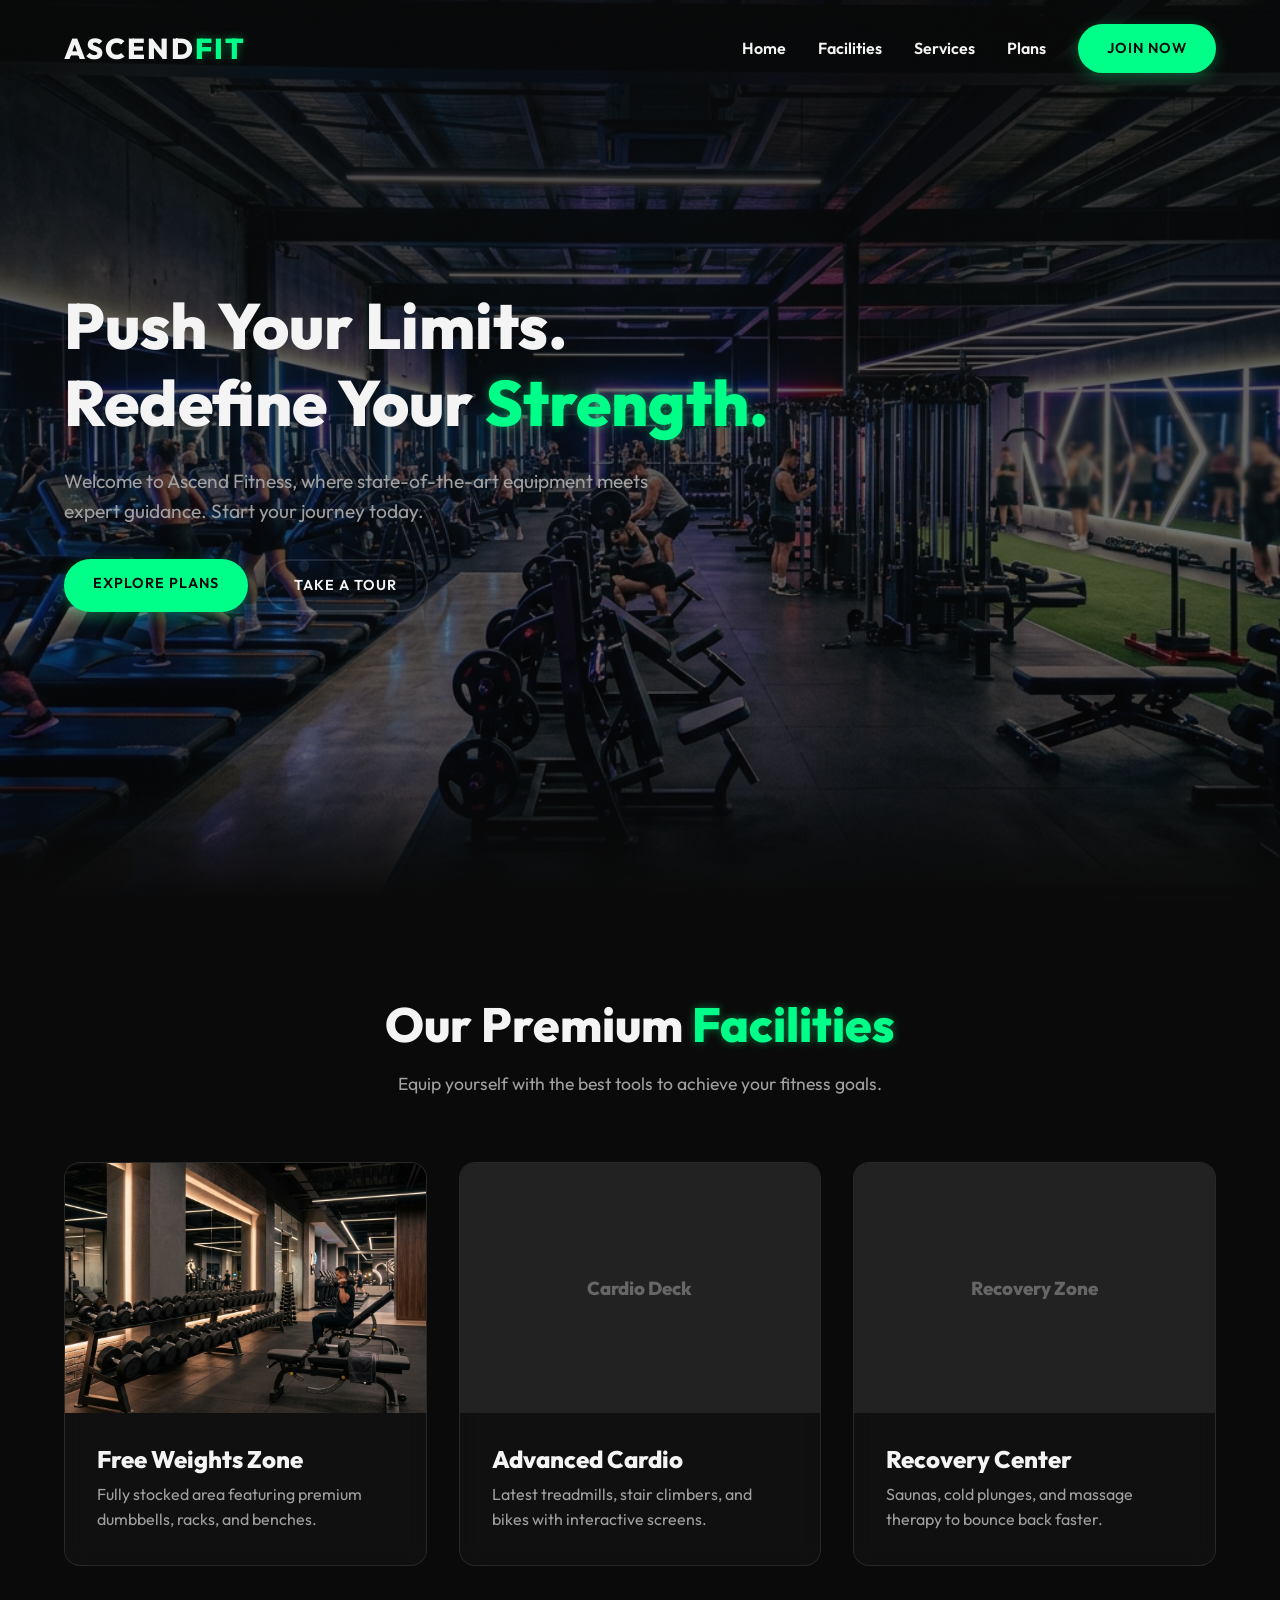
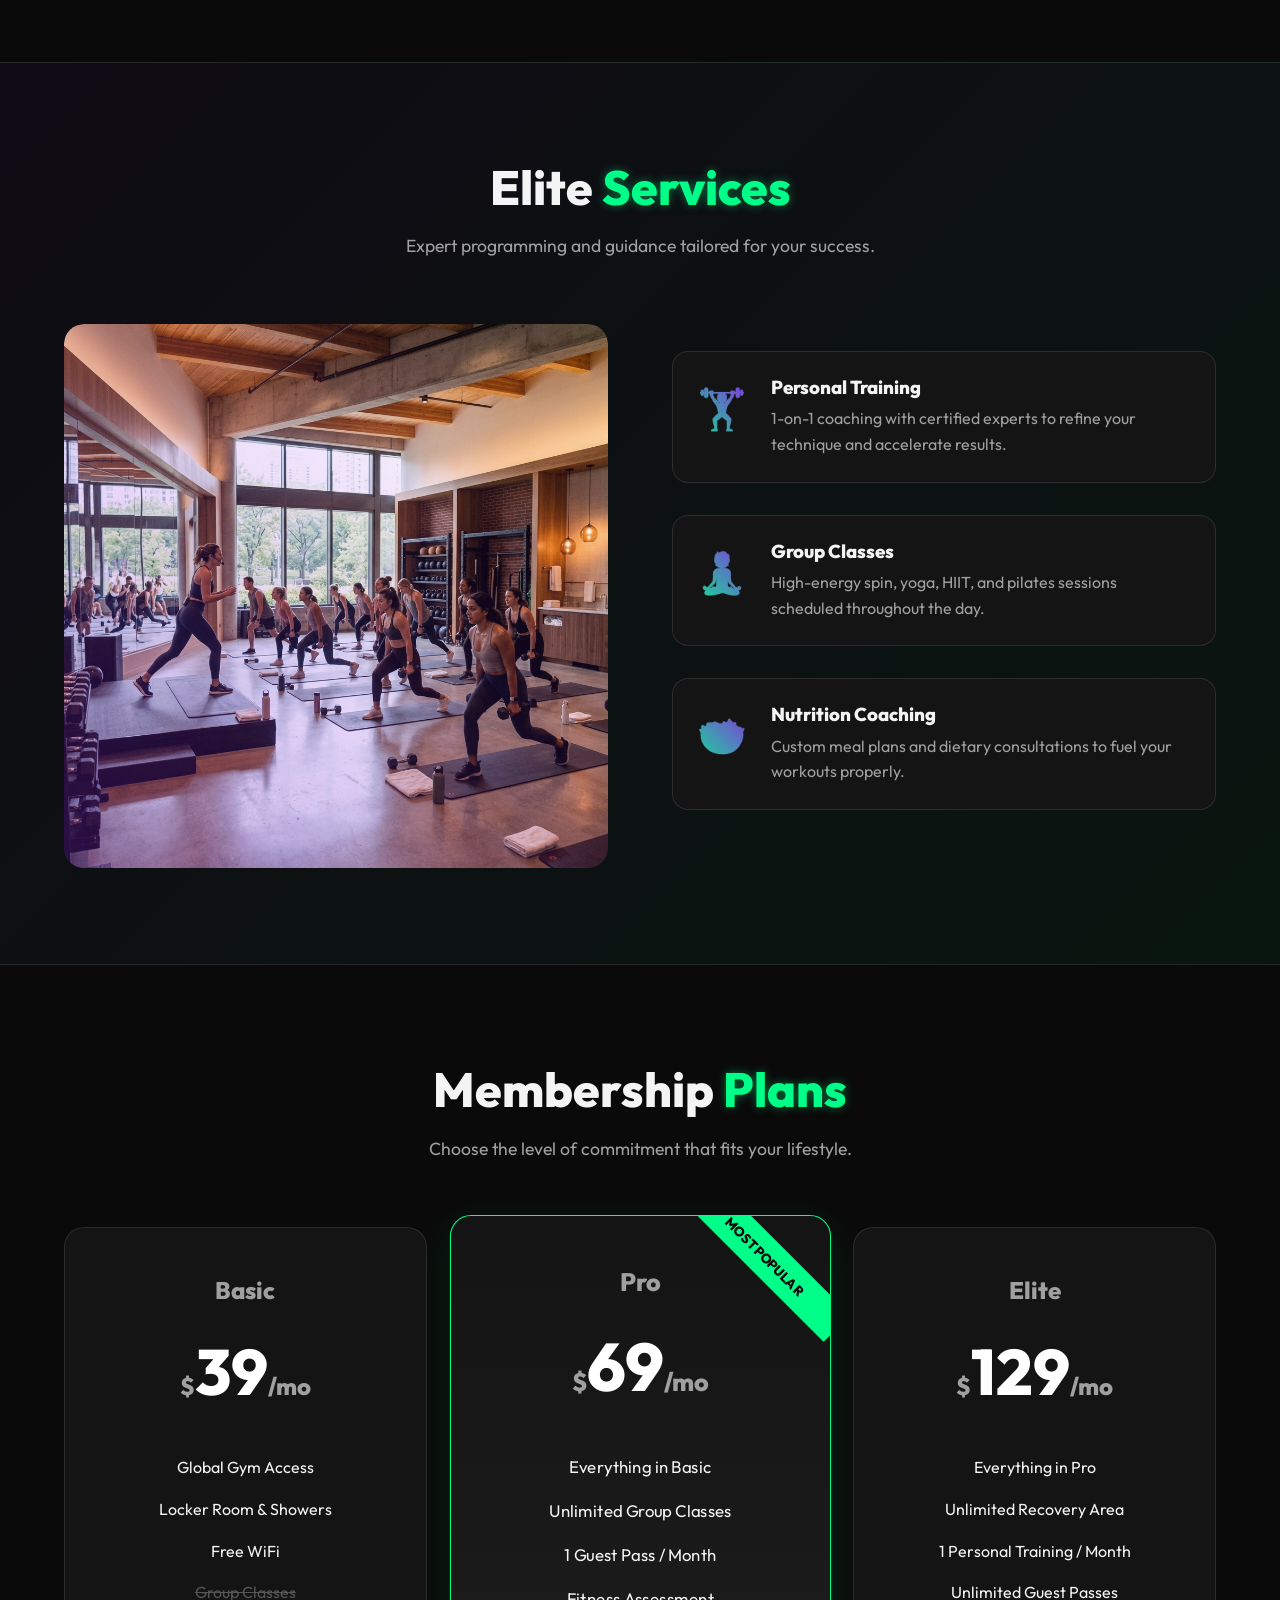
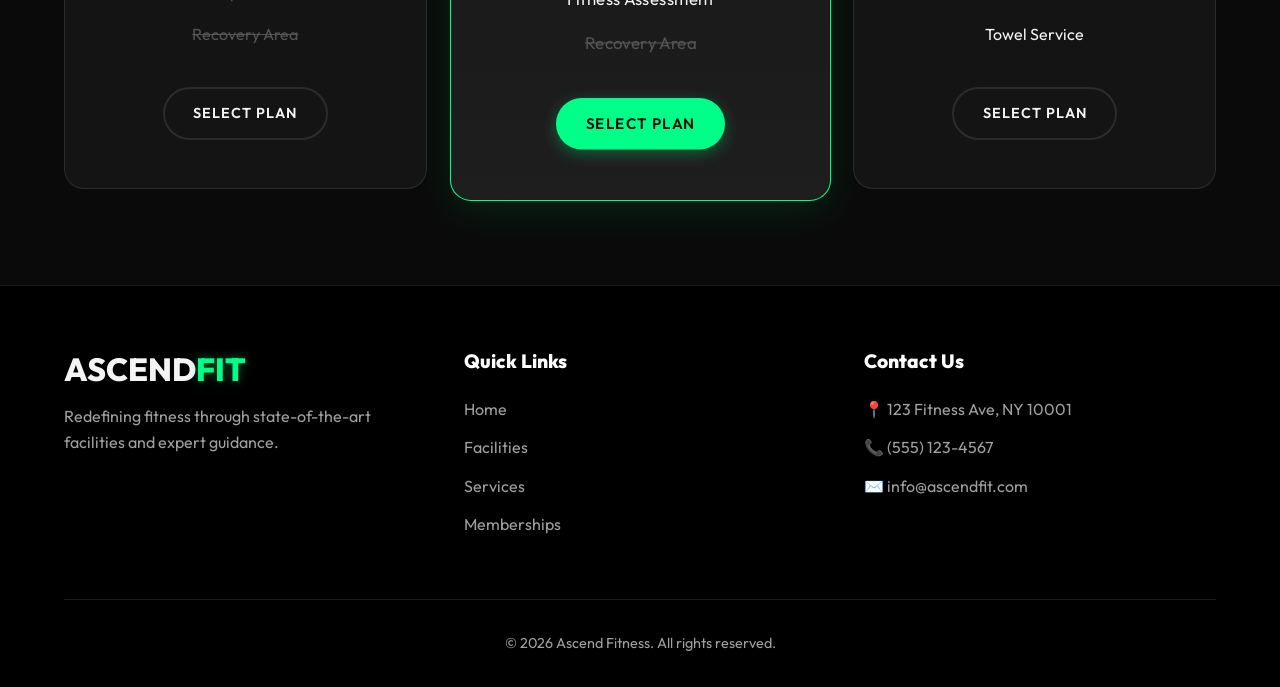
<file: task 2/index.html>
<!DOCTYPE html>
<html lang="en">
<head>
    <meta charset="UTF-8">
    <meta name="viewport" content="width=device-width, initial-scale=1.0">
    <meta name="description" content="Premium fitness center offering state-of-the-art facilities, expert services, and flexible membership plans.">
    <title>Ascend Fitness | Premium Gym</title>
    <link href="https://fonts.googleapis.com/css2?family=Outfit:wght@300;400;600;800&display=swap" rel="stylesheet">
    <link rel="stylesheet" href="style.css">
</head>
<body>
    <header class="navbar" id="navbar">
        <div class="logo">
            <a href="#home">ASCEND<span>FIT</span></a>
        </div>
        <nav>
            <ul class="nav-links">
                <li><a href="#home" class="nav-btn">Home</a></li>
                <li><a href="#facilities" class="nav-btn">Facilities</a></li>
                <li><a href="#services" class="nav-btn">Services</a></li>
                <li><a href="#memberships" class="nav-btn">Plans</a></li>
                <li><a href="#join" class="btn-primary">Join Now</a></li>
            </ul>
            <div class="hamburger" id="hamburger">
                <span></span>
                <span></span>
                <span></span>
            </div>
        </nav>
    </header>

    <main>
        <!-- Hero Section -->
        <section id="home" class="hero">
            <div class="hero-content">
                <h1 class="hero-title">Push Your Limits.<br>Redefine Your <span>Strength.</span></h1>
                <p>Welcome to Ascend Fitness, where state-of-the-art equipment meets expert guidance. Start your journey today.</p>
                <div class="hero-actions">
                    <a href="#memberships" class="btn-primary">Explore Plans</a>
                    <a href="#facilities" class="btn-secondary">Take a Tour</a>
                </div>
            </div>
        </section>

        <!-- Facilities Section -->
        <section id="facilities" class="section">
            <div class="section-header">
                <h2>Our Premium <span>Facilities</span></h2>
                <p>Equip yourself with the best tools to achieve your fitness goals.</p>
            </div>
            <div class="grid-container">
                <div class="card glassmorphism">
                    <div class="card-img">
                        <img src="images/facility1.png" alt="Free Weights Area" />
                    </div>
                    <div class="card-content">
                        <h3>Free Weights Zone</h3>
                        <p>Fully stocked area featuring premium dumbbells, racks, and benches.</p>
                    </div>
                </div>
                <!-- Simulating more cards for design layout -->
                <div class="card glassmorphism">
                    <div class="card-img" style="background-color: #222; display:flex; align-items:center; justify-content:center; height: 250px;">
                        <h3 style="color: #666;">Cardio Deck</h3>
                    </div>
                    <div class="card-content">
                        <h3>Advanced Cardio</h3>
                        <p>Latest treadmills, stair climbers, and bikes with interactive screens.</p>
                    </div>
                </div>
                <div class="card glassmorphism">
                    <div class="card-img" style="background-color: #222; display:flex; align-items:center; justify-content:center; height: 250px;">
                        <h3 style="color: #666;">Recovery Zone</h3>
                    </div>
                    <div class="card-content">
                        <h3>Recovery Center</h3>
                        <p>Saunas, cold plunges, and massage therapy to bounce back faster.</p>
                    </div>
                </div>
            </div>
        </section>

        <!-- Services Section -->
        <section id="services" class="section gradient-bg">
            <div class="section-header">
                <h2>Elite <span>Services</span></h2>
                <p>Expert programming and guidance tailored for your success.</p>
            </div>
            <div class="services-container">
                <div class="service-image">
                    <img src="images/service1.png" alt="Group Workout Class" />
                </div>
                <div class="service-details">
                    <div class="service-item">
                        <div class="service-icon">🏋️</div>
                        <div>
                            <h3>Personal Training</h3>
                            <p>1-on-1 coaching with certified experts to refine your technique and accelerate results.</p>
                        </div>
                    </div>
                    <div class="service-item">
                        <div class="service-icon">🧘</div>
                        <div>
                            <h3>Group Classes</h3>
                            <p>High-energy spin, yoga, HIIT, and pilates sessions scheduled throughout the day.</p>
                        </div>
                    </div>
                    <div class="service-item">
                        <div class="service-icon">🥗</div>
                        <div>
                            <h3>Nutrition Coaching</h3>
                            <p>Custom meal plans and dietary consultations to fuel your workouts properly.</p>
                        </div>
                    </div>
                </div>
            </div>
        </section>

        <!-- Memberships Section -->
        <section id="memberships" class="section">
            <div class="section-header">
                <h2>Membership <span>Plans</span></h2>
                <p>Choose the level of commitment that fits your lifestyle.</p>
            </div>
            <div class="pricing-grid">
                <div class="pricing-card">
                    <h3>Basic</h3>
                    <div class="price"><span>$</span>39<span>/mo</span></div>
                    <ul class="features">
                        <li>Global Gym Access</li>
                        <li>Locker Room & Showers</li>
                        <li>Free WiFi</li>
                        <li class="disabled">Group Classes</li>
                        <li class="disabled">Recovery Area</li>
                    </ul>
                    <a href="#join" class="btn-secondary">Select Plan</a>
                </div>
                <div class="pricing-card popular">
                    <div class="badge">Most Popular</div>
                    <h3>Pro</h3>
                    <div class="price"><span>$</span>69<span>/mo</span></div>
                    <ul class="features">
                        <li>Everything in Basic</li>
                        <li>Unlimited Group Classes</li>
                        <li>1 Guest Pass / Month</li>
                        <li>Fitness Assessment</li>
                        <li class="disabled">Recovery Area</li>
                    </ul>
                    <a href="#join" class="btn-primary">Select Plan</a>
                </div>
                <div class="pricing-card">
                    <h3>Elite</h3>
                    <div class="price"><span>$</span>129<span>/mo</span></div>
                    <ul class="features">
                        <li>Everything in Pro</li>
                        <li>Unlimited Recovery Area</li>
                        <li>1 Personal Training / Month</li>
                        <li>Unlimited Guest Passes</li>
                        <li>Towel Service</li>
                    </ul>
                    <a href="#join" class="btn-secondary">Select Plan</a>
                </div>
            </div>
        </section>
    </main>

    <footer class="footer">
        <div class="footer-content">
            <div class="footer-brand">
                <h2>ASCEND<span>FIT</span></h2>
                <p>Redefining fitness through state-of-the-art facilities and expert guidance.</p>
            </div>
            <div class="footer-links">
                <h3>Quick Links</h3>
                <ul>
                    <li><a href="#home">Home</a></li>
                    <li><a href="#facilities">Facilities</a></li>
                    <li><a href="#services">Services</a></li>
                    <li><a href="#memberships">Memberships</a></li>
                </ul>
            </div>
            <div class="footer-contact">
                <h3>Contact Us</h3>
                <p>📍 123 Fitness Ave, NY 10001</p>
                <p>📞 (555) 123-4567</p>
                <p>✉️ info@ascendfit.com</p>
            </div>
        </div>
        <div class="footer-bottom">
            <p>&copy; 2026 Ascend Fitness. All rights reserved.</p>
        </div>
    </footer>

    <!-- Registration Modal -->
    <div class="modal" id="registerModal">
        <div class="modal-content glassmorphism">
            <span class="close-btn" id="closeModal">&times;</span>
            <h2>Join <span>Ascend Fitness</span></h2>
            <p>Fill out the form below to register and start your journey.</p>
            <form id="registerForm">
                <div class="form-group">
                    <label for="name">Full Name</label>
                    <input type="text" id="name" required placeholder="John Doe">
                </div>
                <div class="form-group">
                    <label for="email">Email Address</label>
                    <input type="email" id="email" required placeholder="john@example.com">
                </div>
                <div class="form-group">
                    <label for="plan">Select Plan</label>
                    <select id="plan" required>
                        <option value="" disabled selected>Choose a Membership Plan</option>
                        <option value="basic">Basic - $39/mo</option>
                        <option value="pro">Pro - $69/mo</option>
                        <option value="elite">Elite - $129/mo</option>
                    </select>
                </div>
                <button type="submit" class="btn-primary w-100">Complete Registration</button>
            </form>
            <div id="formSuccess" class="form-success" style="display: none;">
                <h3>Welcome aboard! 🏋️</h3>
                <p>Registration successful. We will contact you shortly.</p>
            </div>
        </div>
    </div>

    <script src="script.js"></script>
</body>
</html>
</file>
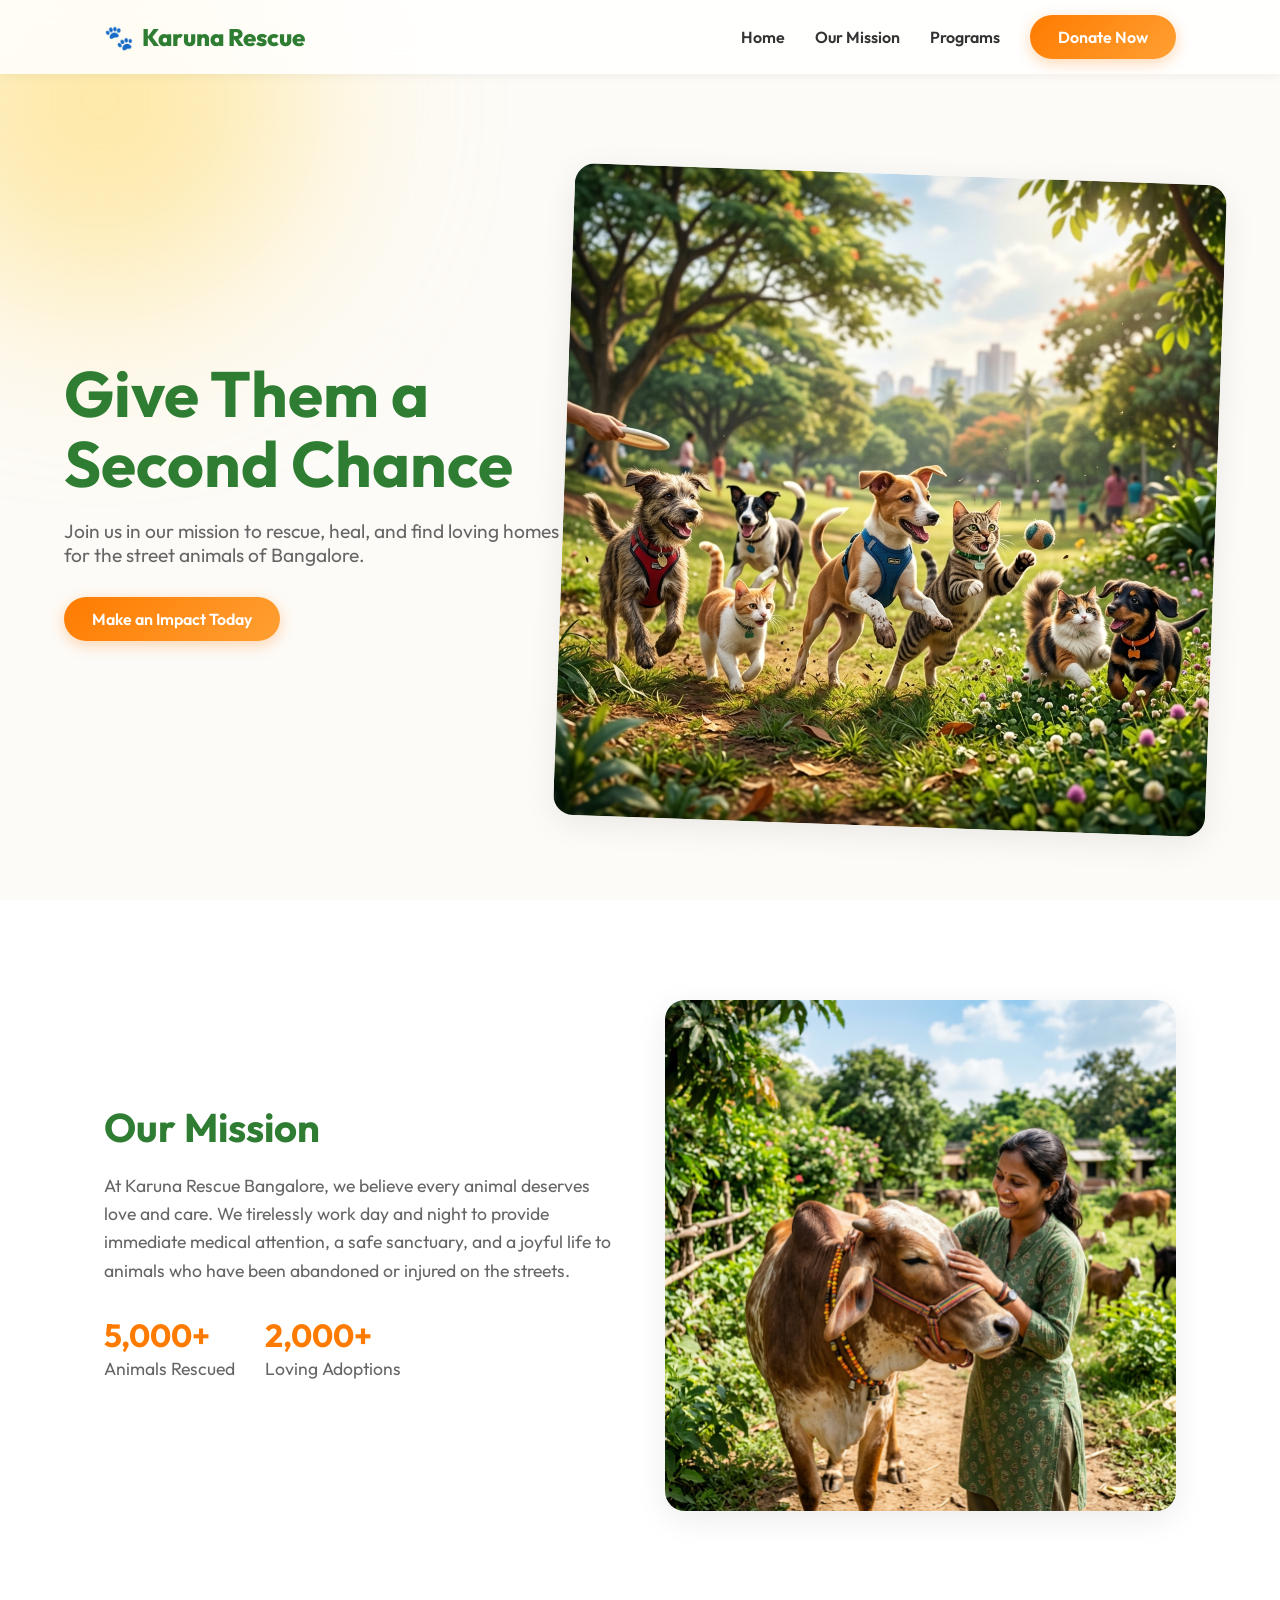
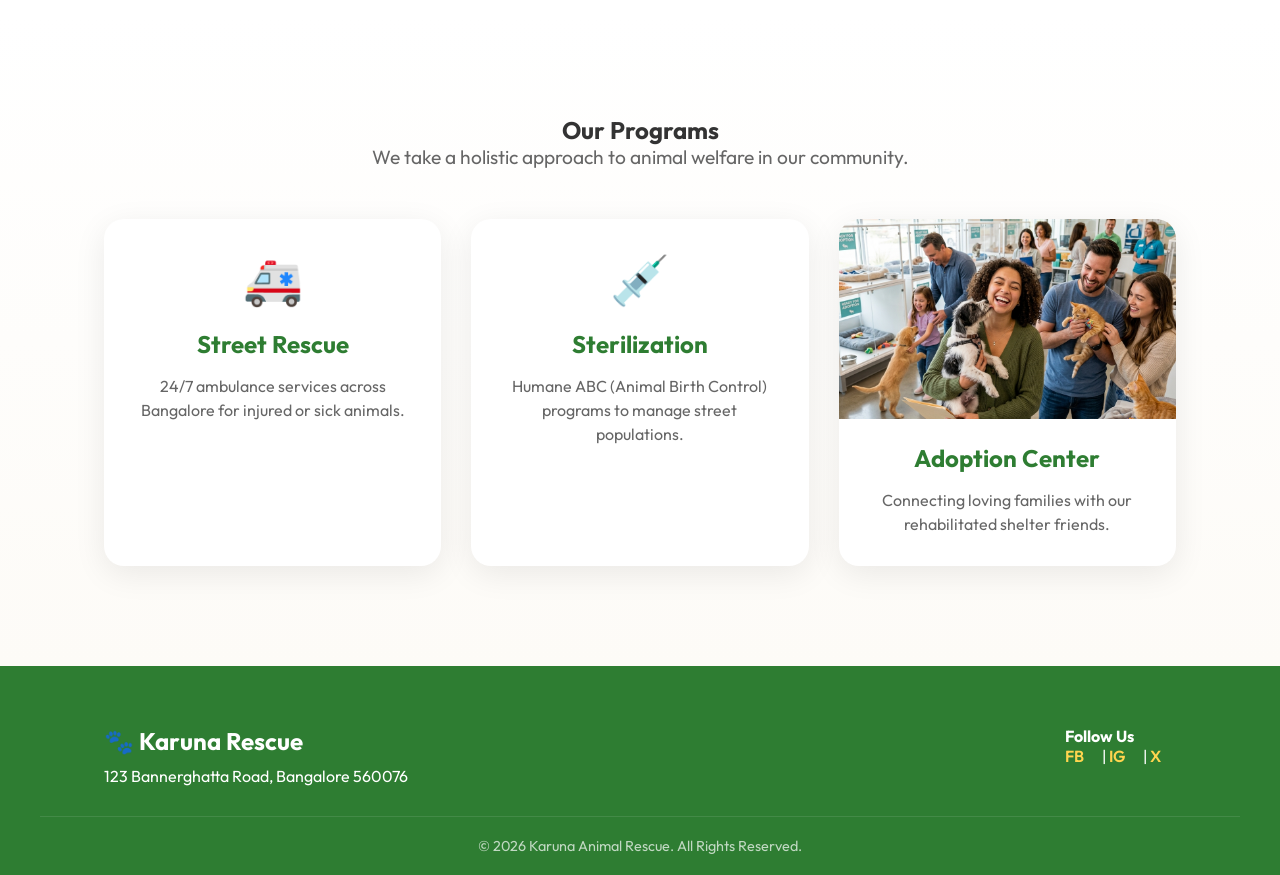
<file: task 3/index.html>
<!DOCTYPE html>
<html lang="en">
<head>
    <meta charset="UTF-8">
    <meta name="viewport" content="width=device-width, initial-scale=1.0">
    <title>Karuna Animal Rescue | Bangalore</title>
    <meta name="description" content="Bangalore animal charity organization dedicated to the rescue, rehabilitation, and rehoming of street animals.">
    <link href="https://fonts.googleapis.com/css2?family=Outfit:wght@300;400;600;800&display=swap" rel="stylesheet">
    <link rel="stylesheet" href="style.css">
</head>
<body>
    <!-- Navbar -->
    <nav class="navbar">
        <div class="container nav-container">
            <div class="logo">
                <span class="logo-icon">🐾</span> Karuna Rescue
            </div>
            <ul class="nav-links">
                <li><a href="#home">Home</a></li>
                <li><a href="#mission">Our Mission</a></li>
                <li><a href="#programs">Programs</a></li>
                <li><button class="btn-primary open-modal" id="navDonateBtn">Donate Now</button></li>
            </ul>
        </div>
    </nav>

    <!-- Hero Section -->
    <header id="home" class="hero">
        <div class="hero-content">
            <h1 class="fade-in">Give Them a Second Chance</h1>
            <p class="fade-in delay-1">Join us in our mission to rescue, heal, and find loving homes for the street animals of Bangalore.</p>
            <button class="btn-primary fade-in delay-2 open-modal">Make an Impact Today</button>
        </div>
        <div class="hero-image-wrapper fade-in delay-2">
            <img src="images/hero.png" alt="Happy rescued dogs and cats playing" class="hero-img">
        </div>
    </header>

    <!-- Mission Section -->
    <section id="mission" class="mission">
        <div class="container split-section">
            <div class="split-text slide-up">
                <h2>Our Mission</h2>
                <p>At Karuna Rescue Bangalore, we believe every animal deserves love and care. We tirelessly work day and night to provide immediate medical attention, a safe sanctuary, and a joyful life to animals who have been abandoned or injured on the streets.</p>
                <div class="stats">
                    <div class="stat-item">
                        <h3>5,000+</h3>
                        <p>Animals Rescued</p>
                    </div>
                    <div class="stat-item">
                        <h3>2,000+</h3>
                        <p>Loving Adoptions</p>
                    </div>
                </div>
            </div>
            <div class="split-image slide-up delay-1">
                <img src="images/cow.png" alt="Gentle indian cow cared by volunteer">
            </div>
        </div>
    </section>

    <!-- Programs Section -->
    <section id="programs" class="programs">
        <div class="container text-center">
            <h2 class="slide-up">Our Programs</h2>
            <p class="section-subtitle slide-up">We take a holistic approach to animal welfare in our community.</p>
            <div class="cards-grid">
                <div class="card slide-up delay-1">
                    <div class="card-icon">🚑</div>
                    <h3>Street Rescue</h3>
                    <p>24/7 ambulance services across Bangalore for injured or sick animals.</p>
                </div>
                <div class="card slide-up delay-2">
                    <div class="card-icon">💉</div>
                    <h3>Sterilization</h3>
                    <p>Humane ABC (Animal Birth Control) programs to manage street populations.</p>
                </div>
                <div class="card slide-up delay-3">
                    <img src="images/adoption.png" alt="Happy family at adoption center" class="card-img">
                    <h3>Adoption Center</h3>
                    <p>Connecting loving families with our rehabilitated shelter friends.</p>
                </div>
            </div>
        </div>
    </section>

    <!-- Footer -->
    <footer class="footer">
        <div class="container footer-content">
            <div>
                <h3 class="logo-text">🐾 Karuna Rescue</h3>
                <p>123 Bannerghatta Road, Bangalore 560076</p>
            </div>
            <div>
                <h4>Follow Us</h4>
                <div class="socials">
                    <a href="#">FB</a> | <a href="#">IG</a> | <a href="#">X</a>
                </div>
            </div>
        </div>
        <div class="footer-bottom">
            <p>&copy; 2026 Karuna Animal Rescue. All Rights Reserved.</p>
        </div>
    </footer>

    <!-- Donation Modal -->
    <div id="donationModal" class="modal">
        <div class="modal-content">
            <span class="close-modal" id="closeModal">&times;</span>
            <h2>Make a Donation</h2>
            <p>Your contribution directly saves lives.</p>
            
            <div class="payment-tabs">
                <button class="tab-btn active" data-tab="upi">UPI</button>
                <button class="tab-btn" data-tab="card">Debit/Credit</button>
                <button class="tab-btn" data-tab="netbanking">Net Banking</button>
                <button class="tab-btn" data-tab="cheque">Cheque</button>
            </div>

            <div class="tab-content active" id="upi">
                <h3>Scan to Pay via UPI</h3>
                <div class="qr-placeholder">
                    <span>📱 QR Code</span>
                </div>
                <p>UPI ID: donate@karunarescue</p>
            </div>

            <div class="tab-content" id="card">
                <h3>Card Details</h3>
                <form class="payment-form">
                    <input type="text" placeholder="Cardholder Name" required>
                    <input type="text" placeholder="Card Number (0000 0000 0000 0000)" required>
                    <div class="row">
                        <input type="text" placeholder="MM/YY" required>
                        <input type="text" placeholder="CVV" required>
                    </div>
                    <button class="btn-primary w-100">Pay Now</button>
                </form>
            </div>

            <div class="tab-content" id="netbanking">
                <h3>Select Your Bank</h3>
                <select class="bank-select">
                    <option>SBI</option>
                    <option>HDFC Bank</option>
                    <option>ICICI Bank</option>
                    <option>Axis Bank</option>
                </select>
                <button class="btn-primary w-100 mt-1">Proceed to Portal</button>
            </div>

            <div class="tab-content" id="cheque">
                <h3>Offline Payments</h3>
                <p>Please make cheques payable to <strong>"Karuna Animal Rescue NGO"</strong>.</p>
                <p>Mail to: 123 Bannerghatta Road, Bangalore 560076</p>
            </div>
        </div>
    </div>

    <script src="script.js"></script>
</body>
</html>
</file>
<file: task 2/style.css>
/* Base Variables */
:root {
    --bg-dark: #0a0a0a;
    --bg-card: rgba(20, 20, 20, 0.6);
    --bg-card-solid: #141414;
    --accent-primary: #00ff88;
    --accent-primary-hover: #00cc6a;
    --accent-secondary: #8a2be2;
    --text-main: #f4f4f4;
    --text-muted: #a0a0a0;
    --white: #ffffff;
    --border-subtle: rgba(255, 255, 255, 0.1);
    
    --font-main: 'Outfit', sans-serif;
    --transition: all 0.3s ease-in-out;
}

/* Reset & Scaffolding */
* {
    margin: 0;
    padding: 0;
    box-sizing: border-box;
}

html {
    scroll-behavior: smooth;
}

body {
    font-family: var(--font-main);
    background-color: var(--bg-dark);
    color: var(--text-main);
    line-height: 1.6;
    overflow-x: hidden;
}

a {
    text-decoration: none;
    color: inherit;
    transition: var(--transition);
}

img {
    max-width: 100%;
    display: block;
}

/* Typography */
h1, h2, h3, h4 {
    font-weight: 800;
    line-height: 1.2;
}

h2 span, h1 span, .logo span {
    color: var(--accent-primary);
    text-shadow: 0 0 10px rgba(0, 255, 136, 0.4);
}

/* Glassmorphism Utilities */
.glassmorphism {
    background: var(--bg-card);
    backdrop-filter: blur(10px);
    -webkit-backdrop-filter: blur(10px);
    border: 1px solid var(--border-subtle);
    border-radius: 16px;
}

/* Buttons */
.btn-primary {
    display: inline-block;
    background: var(--accent-primary);
    color: var(--bg-dark);
    font-weight: 600;
    padding: 0.8rem 1.8rem;
    border-radius: 50px;
    border: none;
    cursor: pointer;
    transition: var(--transition);
    text-transform: uppercase;
    letter-spacing: 1px;
    font-size: 0.9rem;
    box-shadow: 0 4px 15px rgba(0, 255, 136, 0.3);
}

.btn-primary:hover {
    background: var(--accent-primary-hover);
    transform: translateY(-2px);
    box-shadow: 0 6px 20px rgba(0, 255, 136, 0.5);
}

.btn-secondary {
    display: inline-block;
    background: transparent;
    color: var(--text-main);
    font-weight: 600;
    padding: 0.8rem 1.8rem;
    border-radius: 50px;
    border: 2px solid var(--border-subtle);
    cursor: pointer;
    transition: var(--transition);
    text-transform: uppercase;
    letter-spacing: 1px;
    font-size: 0.9rem;
}

.btn-secondary:hover {
    border-color: var(--accent-primary);
    color: var(--accent-primary);
    transform: translateY(-2px);
}

/* Navigation */
.navbar {
    position: fixed;
    top: 0;
    width: 100%;
    display: flex;
    justify-content: space-between;
    align-items: center;
    padding: 1.5rem 5%;
    z-index: 1000;
    transition: var(--transition);
}

.navbar.scrolled {
    background: rgba(10, 10, 10, 0.9);
    backdrop-filter: blur(10px);
    padding: 1rem 5%;
    border-bottom: 1px solid var(--border-subtle);
}

.logo a {
    font-size: 1.8rem;
    font-weight: 800;
    letter-spacing: 2px;
}

.nav-links {
    display: flex;
    list-style: none;
    align-items: center;
    gap: 2rem;
}

.nav-links a.nav-btn {
    font-size: 1rem;
    font-weight: 600;
    position: relative;
}

.nav-links a.nav-btn::after {
    content: '';
    position: absolute;
    width: 0;
    height: 2px;
    bottom: -5px;
    left: 0;
    background-color: var(--accent-primary);
    transition: var(--transition);
}

.nav-links a.nav-btn:hover::after {
    width: 100%;
}

.hamburger {
    display: none;
    flex-direction: column;
    cursor: pointer;
    gap: 5px;
}

.hamburger span {
    width: 25px;
    height: 3px;
    background-color: var(--text-main);
    transition: var(--transition);
}

/* Hero Section */
.hero {
    min-height: 100vh;
    display: flex;
    align-items: center;
    padding: 0 5%;
    position: relative;
    background: linear-gradient(rgba(10,10,10,0.8), rgba(10,10,10,0.4)), url('images/hero.png') center/cover no-repeat;
}

.hero::after {
    content: '';
    position: absolute;
    bottom: 0;
    left: 0;
    width: 100%;
    height: 150px;
    background: linear-gradient(transparent, var(--bg-dark));
}

.hero-content {
    max-width: 800px;
    position: relative;
    z-index: 2;
}

.hero-title {
    font-size: clamp(3rem, 5vw, 5rem);
    margin-bottom: 1.5rem;
}

.hero p {
    font-size: 1.2rem;
    color: var(--text-muted);
    margin-bottom: 2rem;
    max-width: 600px;
}

.hero-actions {
    display: flex;
    gap: 1rem;
}

/* Common Section */
.section {
    padding: 6rem 5%;
}

.section-header {
    text-align: center;
    margin-bottom: 4rem;
}

.section-header h2 {
    font-size: 3rem;
    margin-bottom: 1rem;
}

.section-header p {
    color: var(--text-muted);
    font-size: 1.1rem;
}

.gradient-bg {
    background: linear-gradient(135deg, rgba(138, 43, 226, 0.05), rgba(0, 255, 136, 0.05));
    border-top: 1px solid var(--border-subtle);
    border-bottom: 1px solid var(--border-subtle);
}

/* Grid Layouts */
.grid-container {
    display: grid;
    grid-template-columns: repeat(auto-fit, minmax(300px, 1fr));
    gap: 2rem;
}

.card {
    overflow: hidden;
    transition: var(--transition);
}

.card:hover {
    transform: translateY(-10px);
    border-color: rgba(0, 255, 136, 0.3);
    box-shadow: 0 10px 30px rgba(0,0,0,0.5);
}

.card-img {
    height: 250px;
    overflow: hidden;
}

.card-img img {
    width: 100%;
    height: 100%;
    object-fit: cover;
    transition: transform 0.5s ease;
}

.card:hover .card-img img {
    transform: scale(1.05);
}

.card-content {
    padding: 2rem;
}

.card-content h3 {
    font-size: 1.5rem;
    margin-bottom: 0.5rem;
}

.card-content p {
    color: var(--text-muted);
}

/* Services */
.services-container {
    display: grid;
    grid-template-columns: 1fr 1fr;
    gap: 4rem;
    align-items: center;
}

.service-image {
    position: relative;
    border-radius: 20px;
    overflow: hidden;
}

.service-image::before {
    content: '';
    position: absolute;
    top: 0; left: 0; width: 100%; height: 100%;
    background: linear-gradient(45deg, rgba(138,43,226,0.3), transparent);
    z-index: 1;
}

.service-image img {
    border-radius: 20px;
    width: 100%;
}

.service-item {
    display: flex;
    gap: 1.5rem;
    margin-bottom: 2rem;
    padding: 1.5rem;
    background: var(--bg-card-solid);
    border-radius: 16px;
    border: 1px solid var(--border-subtle);
    transition: var(--transition);
}

.service-item:hover {
    border-color: var(--accent-primary);
    transform: translateX(10px);
}

.service-icon {
    font-size: 2.5rem;
    background: -webkit-linear-gradient(45deg, var(--accent-primary), var(--accent-secondary));
    -webkit-background-clip: text;
    -webkit-text-fill-color: transparent;
}

.service-item h3 {
    margin-bottom: 0.5rem;
}

.service-item p {
    color: var(--text-muted);
}

/* Pricing Grid */
.pricing-grid {
    display: grid;
    grid-template-columns: repeat(auto-fit, minmax(300px, 1fr));
    gap: 2rem;
    align-items: center;
}

.pricing-card {
    background: var(--bg-card-solid);
    border: 1px solid var(--border-subtle);
    border-radius: 20px;
    padding: 3rem 2rem;
    text-align: center;
    transition: var(--transition);
    position: relative;
    overflow: hidden;
}

.pricing-card:hover {
    transform: translateY(-10px);
    border-color: var(--accent-primary);
}

.pricing-card.popular {
    background: linear-gradient(180deg, rgba(20,20,20,1) 0%, rgba(30,30,30,1) 100%);
    border-color: var(--accent-primary);
    transform: scale(1.05);
    box-shadow: 0 10px 40px rgba(0,255,136,0.1);
}

.pricing-card.popular:hover {
    transform: scale(1.05) translateY(-10px);
}

.badge {
    position: absolute;
    top: 20px;
    right: -35px;
    background: var(--accent-primary);
    color: var(--bg-dark);
    font-weight: 800;
    font-size: 0.8rem;
    padding: 0.5rem 3rem;
    transform: rotate(45deg);
    text-transform: uppercase;
}

.pricing-card h3 {
    font-size: 1.5rem;
    color: var(--text-muted);
    margin-bottom: 1rem;
}

.price {
    font-size: 4rem;
    font-weight: 800;
    color: var(--white);
    margin-bottom: 2rem;
}

.price span {
    font-size: 1.5rem;
    color: var(--text-muted);
}

.features {
    list-style: none;
    margin-bottom: 2.5rem;
}

.features li {
    margin-bottom: 1rem;
    color: var(--text-main);
}

.features li.disabled {
    color: #555;
    text-decoration: line-through;
}

/* Footer */
.footer {
    background: #000;
    padding: 4rem 5% 2rem;
    border-top: 1px solid var(--border-subtle);
}

.footer-content {
    display: grid;
    grid-template-columns: repeat(auto-fit, minmax(250px, 1fr));
    gap: 3rem;
    margin-bottom: 3rem;
}

.footer-brand h2 {
    font-size: 2rem;
    margin-bottom: 1rem;
}

.footer-brand p {
    color: var(--text-muted);
}

.footer-links h3, .footer-contact h3 {
    font-size: 1.2rem;
    margin-bottom: 1.5rem;
    color: var(--white);
}

.footer-links ul {
    list-style: none;
}

.footer-links li {
    margin-bottom: 0.8rem;
}

.footer-links a {
    color: var(--text-muted);
}

.footer-links a:hover {
    color: var(--accent-primary);
    padding-left: 5px;
}

.footer-contact p {
    color: var(--text-muted);
    margin-bottom: 0.8rem;
}

.footer-bottom {
    text-align: center;
    padding-top: 2rem;
    border-top: 1px solid var(--border-subtle);
    color: var(--text-muted);
    font-size: 0.9rem;
}

/* Media Queries */
@media (max-width: 900px) {
    .services-container {
        grid-template-columns: 1fr;
    }
    
    .pricing-card.popular {
        transform: scale(1);
    }
    
    .pricing-card.popular:hover {
        transform: translateY(-10px);
    }
    
    .hero-title {
        font-size: 3rem;
    }
}

@media (max-width: 768px) {
    .hamburger {
        display: flex;
    }
    
    .nav-links {
        position: fixed;
        top: 0;
        right: -100%;
        height: 100vh;
        width: 70%;
        background: rgba(10, 10, 10, 0.95);
        backdrop-filter: blur(15px);
        flex-direction: column;
        justify-content: center;
        transition: right 0.4s ease;
        border-left: 1px solid var(--border-subtle);
    }
    
    .nav-links.active {
        right: 0;
    }
    
    .hero-actions {
        flex-direction: column;
    }
    
    .section {
        padding: 4rem 5%;
    }
}

/* Modal Styles */
.modal {
    display: none;
    position: fixed;
    z-index: 2000;
    left: 0;
    top: 0;
    width: 100%;
    height: 100%;
    background-color: rgba(0, 0, 0, 0.8);
    backdrop-filter: blur(5px);
    align-items: center;
    justify-content: center;
    opacity: 0;
    transition: opacity 0.3s ease;
}

.modal.show {
    display: flex;
    animation: fadeIn 0.3s forwards;
}

@keyframes fadeIn {
    from { opacity: 0; }
    to { opacity: 1; }
}

.modal-content {
    background: var(--bg-card-solid);
    padding: 3rem;
    border-radius: 20px;
    width: 90%;
    max-width: 500px;
    position: relative;
    border: 1px solid var(--accent-primary);
    box-shadow: 0 10px 40px rgba(0, 255, 136, 0.2);
    transform: scale(0.9);
    transition: transform 0.3s ease;
}

.modal.show .modal-content {
    transform: scale(1);
}

.close-btn {
    position: absolute;
    top: 1.5rem;
    right: 2rem;
    font-size: 2rem;
    color: var(--text-muted);
    cursor: pointer;
    transition: var(--transition);
}

.close-btn:hover {
    color: var(--accent-primary);
}

.modal-content h2 {
    margin-bottom: 0.5rem;
}

.modal-content p {
    color: var(--text-muted);
    margin-bottom: 2rem;
    font-size: 0.95rem;
}

/* Form Styles */
.form-group {
    margin-bottom: 1.5rem;
    text-align: left;
}

.form-group label {
    display: block;
    margin-bottom: 0.5rem;
    color: var(--text-main);
    font-size: 0.9rem;
}

.form-group input,
.form-group select {
    width: 100%;
    padding: 1rem;
    border-radius: 10px;
    background: rgba(0,0,0,0.5);
    border: 1px solid var(--border-subtle);
    color: var(--text-main);
    font-family: inherit;
    font-size: 1rem;
    transition: var(--transition);
}

.form-group input:focus,
.form-group select:focus {
    outline: none;
    border-color: var(--accent-primary);
    box-shadow: 0 0 10px rgba(0, 255, 136, 0.2);
}

.form-group select option {
    background-color: var(--bg-dark);
    color: var(--text-main);
}

.w-100 {
    width: 100%;
}

.form-success {
    text-align: center;
    padding: 2rem 0;
}

.form-success h3 {
    color: var(--accent-primary);
    margin-bottom: 10px;
}
</file>
<file: task 3/style.css>
/* 
  d:\my project\project 2\task 3\style.css
  Vibrant & Lively Animal Charity Theme
*/
:root {
    --primary: #FF7B00; /* Energetic Orange */
    --primary-hover: #E66A00;
    --secondary: #2E7D32; /* Trustworthy Green */
    --accent: #FFD54F; /* Cheerful Yellow */
    --bg-light: #FDFBF7;
    --text-main: #333333;
    --text-muted: #666666;
    --white: #FFFFFF;
    --glass-bg: rgba(255, 255, 255, 0.85);
    --shadow: 0 8px 32px rgba(0, 0, 0, 0.08);
}

* {
    margin: 0;
    padding: 0;
    box-sizing: border-box;
    font-family: 'Outfit', sans-serif;
    scroll-behavior: smooth;
}

body {
    background-color: var(--bg-light);
    color: var(--text-main);
}

.container {
    max-width: 1200px;
    margin: 0 auto;
    padding: 0 5%;
}

.w-100 { width: 100%; }
.mt-1 { margin-top: 1rem; }

/* Buttons */
.btn-primary {
    background: linear-gradient(135deg, var(--primary), #FFA033);
    color: var(--white);
    border: none;
    padding: 12px 28px;
    border-radius: 50px;
    font-size: 1rem;
    font-weight: 600;
    cursor: pointer;
    box-shadow: 0 4px 15px rgba(255, 123, 0, 0.3);
    transition: transform 0.3s ease, box-shadow 0.3s ease;
}

.btn-primary:hover {
    transform: translateY(-2px);
    box-shadow: 0 6px 20px rgba(255, 123, 0, 0.4);
}

/* Navbar */
.navbar {
    position: fixed;
    top: 0;
    width: 100%;
    padding: 15px 0;
    background: var(--glass-bg);
    backdrop-filter: blur(12px);
    -webkit-backdrop-filter: blur(12px);
    z-index: 1000;
    box-shadow: 0 2px 10px rgba(0,0,0,0.05);
}

.nav-container {
    display: flex;
    justify-content: space-between;
    align-items: center;
}

.logo {
    font-size: 1.5rem;
    font-weight: 800;
    color: var(--secondary);
    display: flex;
    align-items: center;
    gap: 8px;
}

.nav-links {
    list-style: none;
    display: flex;
    align-items: center;
    gap: 30px;
}

.nav-links a {
    text-decoration: none;
    color: var(--text-main);
    font-weight: 600;
    transition: color 0.3s;
}

.nav-links a:hover {
    color: var(--primary);
}

/* Hero Section */
.hero {
    min-height: 100vh;
    padding-top: 100px;
    display: flex;
    align-items: center;
    justify-content: space-between;
    padding-left: 5%;
    padding-right: 5%;
    max-width: 1300px;
    margin: 0 auto;
    position: relative;
    overflow: hidden;
}

.hero::before {
    content: '';
    position: absolute;
    width: 400px;
    height: 400px;
    background: var(--accent);
    filter: blur(100px);
    border-radius: 50%;
    top: -100px;
    left: -100px;
    z-index: -1;
    opacity: 0.5;
}

.hero-content {
    flex: 1;
    max-width: 500px;
}

.hero-content h1 {
    font-size: 4rem;
    line-height: 1.1;
    margin-bottom: 20px;
    color: var(--secondary);
}

.hero-content p {
    font-size: 1.2rem;
    color: var(--text-muted);
    margin-bottom: 30px;
}

.hero-image-wrapper {
    flex: 1;
    display: flex;
    justify-content: center;
    position: relative;
}

.hero-img {
    max-width: 100%;
    border-radius: 20px;
    box-shadow: var(--shadow);
    transform: rotate(2deg);
    transition: transform 0.5s ease;
}
.hero-img:hover {
    transform: rotate(0deg) scale(1.02);
}

/* Split Section (Mission) */
.mission {
    padding: 100px 0;
    background: var(--white);
}

.split-section {
    display: flex;
    align-items: center;
    gap: 50px;
}

.split-text {
    flex: 1;
}

.split-text h2 {
    font-size: 2.5rem;
    color: var(--secondary);
    margin-bottom: 20px;
}

.split-text p {
    font-size: 1.1rem;
    line-height: 1.6;
    color: var(--text-muted);
    margin-bottom: 30px;
}

.split-image {
    flex: 1;
}

.split-image img {
    width: 100%;
    border-radius: 20px;
    box-shadow: var(--shadow);
}

.stats {
    display: flex;
    gap: 30px;
}

.stat-item h3 {
    font-size: 2rem;
    color: var(--primary);
}

/* Programs section */
.programs {
    padding: 100px 0;
    background: linear-gradient(180deg, var(--white) 0%, var(--bg-light) 100%);
}

.text-center { text-align: center; }
.section-subtitle {
    color: var(--text-muted);
    margin-bottom: 50px;
    font-size: 1.2rem;
}

.cards-grid {
    display: grid;
    grid-template-columns: repeat(auto-fit, minmax(300px, 1fr));
    gap: 30px;
}

.card {
    background: var(--white);
    padding: 30px;
    border-radius: 20px;
    box-shadow: var(--shadow);
    transition: transform 0.3s ease;
    overflow: hidden;
}

.card:hover {
    transform: translateY(-10px);
}

.card-icon {
    font-size: 3rem;
    margin-bottom: 20px;
}

.card h3 {
    font-size: 1.5rem;
    color: var(--secondary);
    margin-bottom: 15px;
}

.card p {
    color: var(--text-muted);
    line-height: 1.5;
}

.card-img {
    width: calc(100% + 60px);
    margin: -30px -30px 20px -30px;
    height: 200px;
    object-fit: cover;
}

/* Modal */
.modal {
    display: none; 
    position: fixed;
    top: 0; left: 0; width: 100%; height: 100%;
    background: rgba(0,0,0,0.6);
    backdrop-filter: blur(5px);
    z-index: 2000;
    align-items: center;
    justify-content: center;
}

.modal.show {
    display: flex;
}

.modal-content {
    background: var(--white);
    padding: 40px;
    border-radius: 20px;
    width: 90%;
    max-width: 500px;
    position: relative;
    box-shadow: 0 15px 50px rgba(0,0,0,0.2);
    animation: modalPop 0.4s cubic-bezier(0.175, 0.885, 0.32, 1.275);
}

@keyframes modalPop {
    0% { transform: scale(0.8); opacity: 0; }
    100% { transform: scale(1); opacity: 1; }
}

.close-modal {
    position: absolute;
    top: 20px; right: 25px;
    font-size: 2rem;
    cursor: pointer;
    color: var(--text-muted);
    transition: color 0.3s;
}

.close-modal:hover { color: var(--primary); }

.payment-tabs {
    display: flex;
    gap: 10px;
    margin: 20px 0;
    border-bottom: 2px solid #EEE;
    padding-bottom: 10px;
}

.tab-btn {
    background: none;
    border: none;
    font-weight: 600;
    color: var(--text-muted);
    cursor: pointer;
    padding: 5px 10px;
    transition: color 0.3s;
}

.tab-btn.active {
    color: var(--primary);
    border-bottom: 2px solid var(--primary);
}

.tab-content {
    display: none;
    animation: fadeIn 0.4s;
}

.tab-content.active {
    display: block;
}

.qr-placeholder {
    width: 150px; height: 150px;
    background: #EEE;
    margin: 20px auto;
    display: flex; align-items: center; justify-content: center;
    border-radius: 10px;
    border: 2px dashed #CCC;
}

.payment-form input, .bank-select {
    width: 100%;
    padding: 12px;
    margin-bottom: 15px;
    border: 1px solid #CCC;
    border-radius: 8px;
    font-family: 'Outfit';
}

.payment-form .row {
    display: flex; gap: 15px;
}

/* Footer */
.footer {
    background: var(--secondary);
    color: var(--white);
    padding: 60px 0 20px;
}

.footer-content {
    display: flex;
    justify-content: space-between;
    border-bottom: 1px solid rgba(255,255,255,0.1);
    padding-bottom: 30px;
    margin-bottom: 20px;
}

.logo-text { font-size: 1.5rem; margin-bottom: 10px;}
.socials a { color: var(--accent); text-decoration: none; margin-right: 15px; font-weight: 600;}

.footer-bottom { text-align: center; font-size: 0.9rem; opacity: 0.7; }

/* Animations */
.fade-in, .slide-up {
    opacity: 0;
    transform: translateY(20px);
    transition: opacity 0.8s ease, transform 0.8s ease;
}
.fade-in.visible, .slide-up.visible {
    opacity: 1;
    transform: translateY(0);
}
.delay-1 { transition-delay: 0.2s; }
.delay-2 { transition-delay: 0.4s; }
.delay-3 { transition-delay: 0.6s; }

@keyframes fadeIn {
    from { opacity: 0; }
    to { opacity: 1; }
}

/* Responsive */
@media(max-width: 768px) {
    .nav-links { display: none; }
    .hero { flex-direction: column; text-align: center; padding-top: 150px; }
    .hero-content h1 { font-size: 2.5rem; }
    .split-section { flex-direction: column; }
    .stats { justify-content: center; }
}
</file>
